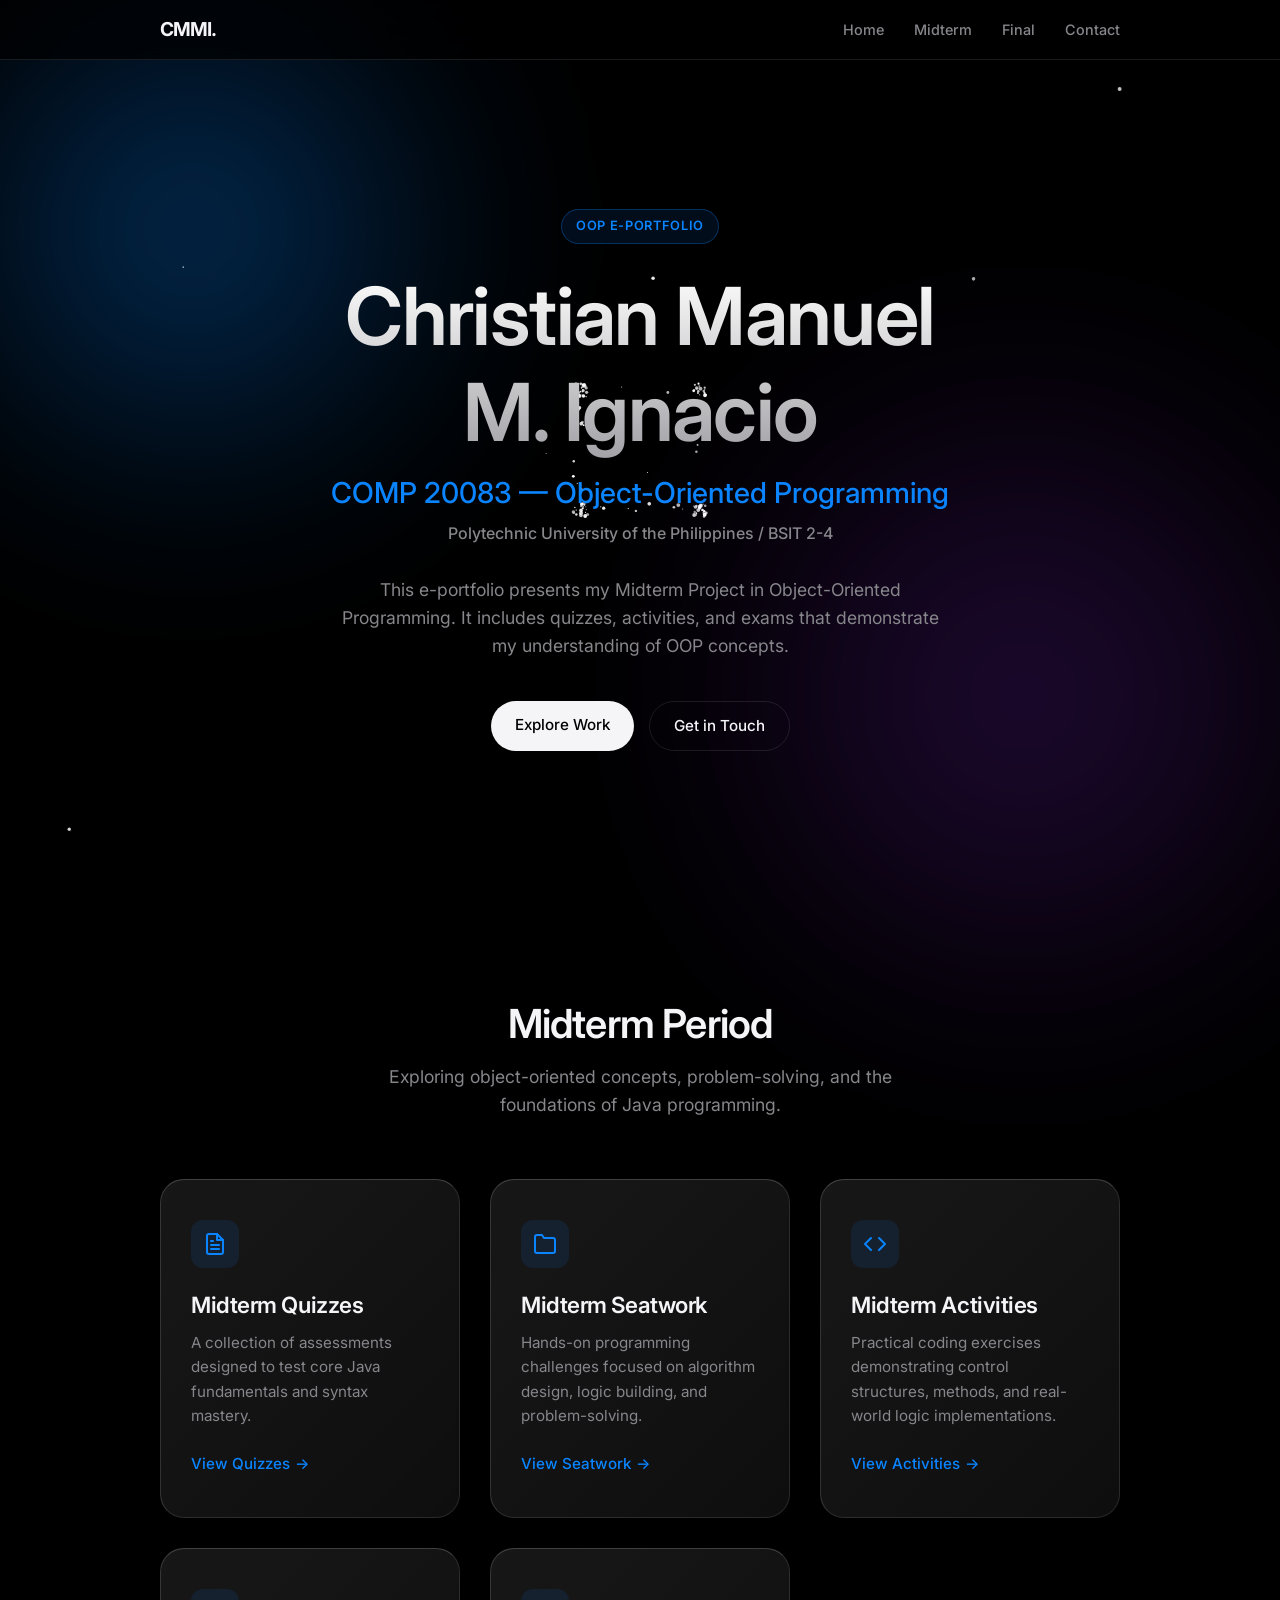
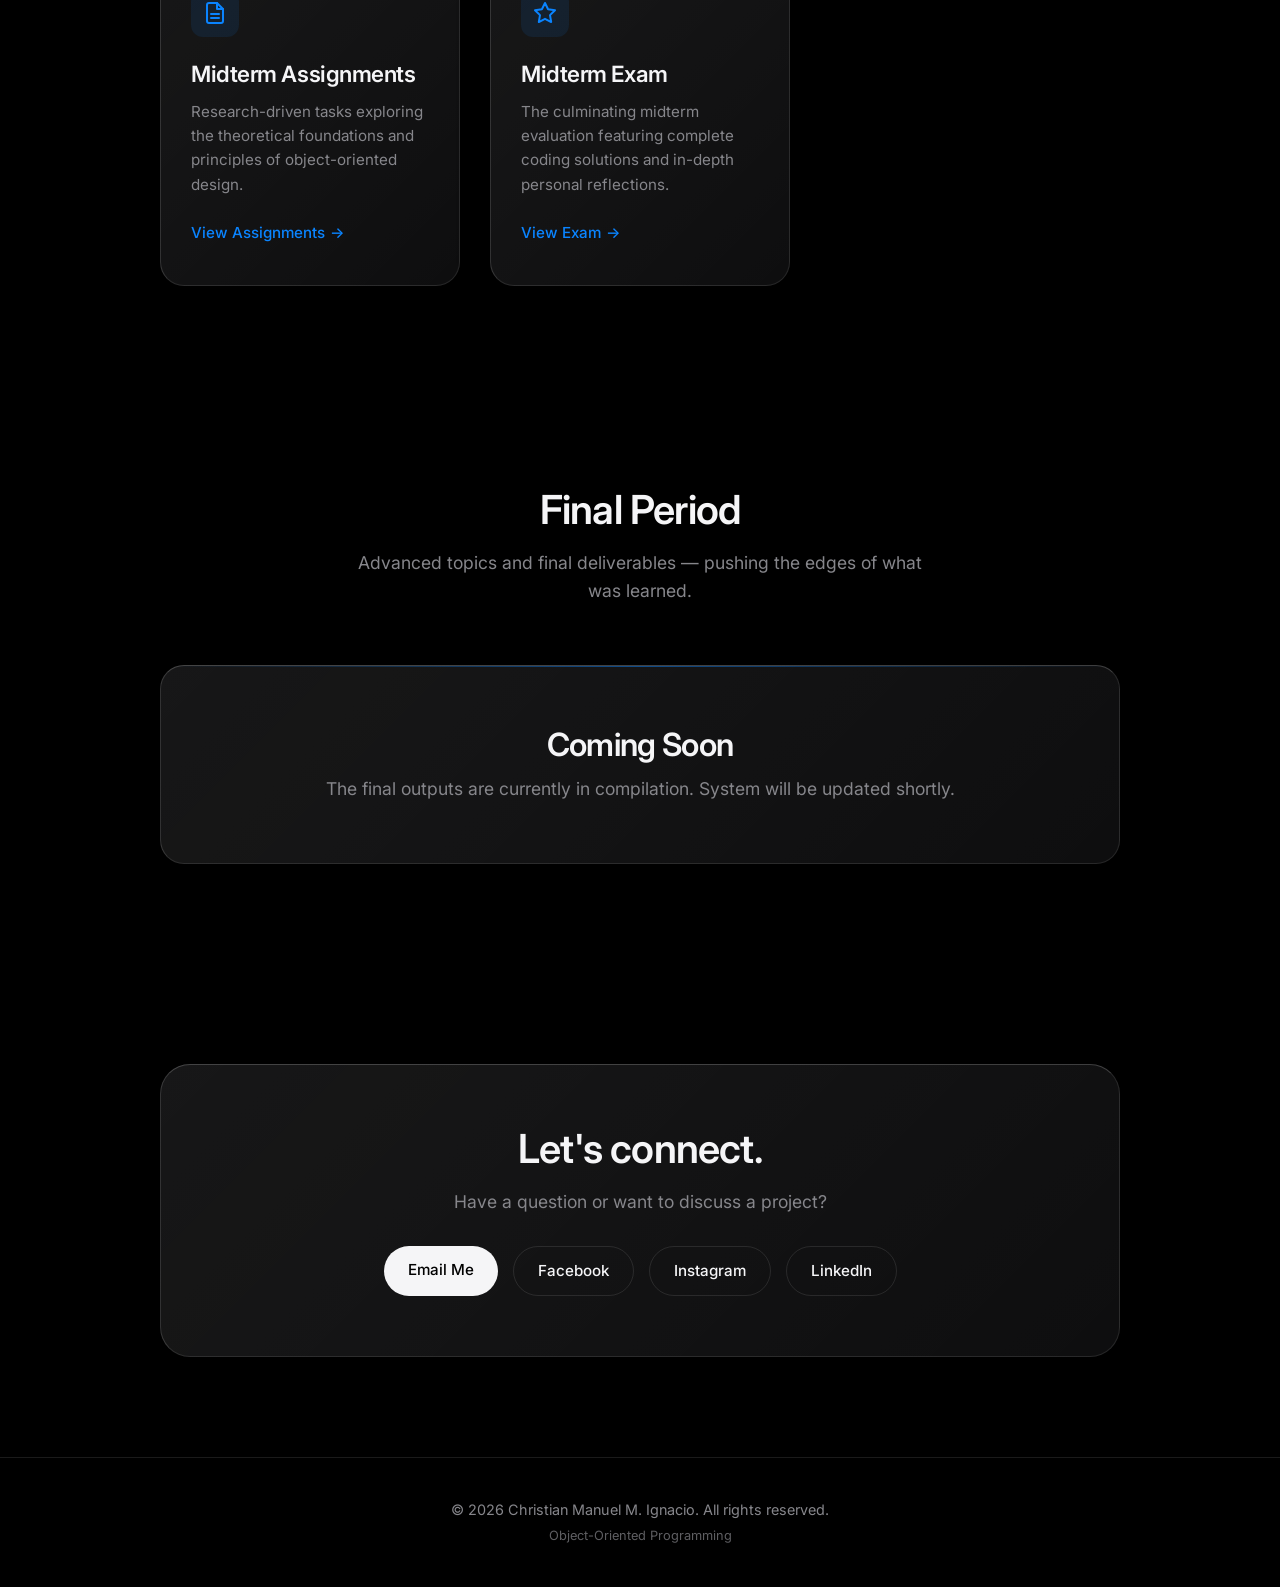
<file: project/index.html>
<!DOCTYPE html>
<html lang="en">

<head>
    <meta charset="UTF-8">
    <meta name="viewport" content="width=device-width, initial-scale=1.0">
    <title>Christian Ignacio — OOP Portfolio</title>
    <meta name="description" content="Object-Oriented Programming Portfolio of Christian Manuel M. Ignacio.">
    <!-- Google Fonts: Inter -->
    <link rel="preconnect" href="https://fonts.googleapis.com">
    <link rel="preconnect" href="https://fonts.gstatic.com" crossorigin>
    <link href="https://fonts.googleapis.com/css2?family=Inter:wght@300;400;500;600;700&display=swap" rel="stylesheet">
    <!-- Stylesheet -->
    <link rel="stylesheet" href="style.css">
</head>

<body>
    <!-- Background Canvas for Stars -->
    <canvas id="bg-canvas"></canvas>

    <!-- Background glow effects -->
    <div class="ambient-glow glow-1"></div>
    <div class="ambient-glow glow-2"></div>

    <!-- Navigation -->
    <nav class="navbar" id="navbar">
        <div class="nav-container">
            <a href="#" class="nav-logo">CMMI.</a>
            <ul class="nav-links">
                <li><a href="#home" class="nav-link">Home</a></li>
                <li><a href="#midterm" class="nav-link">Midterm</a></li>
                <li><a href="#final" class="nav-link">Final</a></li>
                <li><a href="#contact" class="nav-link">Contact</a></li>
            </ul>
            <div class="hamburger">
                <span></span>
                <span></span>
                <span></span>
            </div>
        </div>
    </nav>

    <!-- Home / Hero Section -->
    <section id="home" class="hero">
        <div class="container hero-content reveal">
            <div class="hero-badge">OOP E-Portfolio</div>
            <h1 class="hero-title">Christian Manuel<br>M. Ignacio</h1>
            <p class="hero-subtitle">COMP 20083 — Object-Oriented Programming</p>
            <p class="hero-course">Polytechnic University of the Philippines / BSIT 2-4</p>

            <p class="hero-description">
                This e-portfolio presents my Midterm Project in Object-Oriented Programming.
                It includes quizzes, activities, and exams that demonstrate my understanding of OOP concepts.
            </p>

            <div class="hero-actions">
                <a href="#midterm" class="btn btn-primary">Explore Work</a>
                <a href="#contact" class="btn btn-secondary">Get in Touch</a>
            </div>
        </div>
    </section>

    <!-- Midterm Section -->
    <section id="midterm" class="section">
        <div class="container">
            <div class="section-header reveal">
                <h2 class="section-title">Midterm Period</h2>
                <p class="section-subtitle">Exploring object-oriented concepts, problem-solving, and the foundations of
                    Java programming.</p>
            </div>

            <div class="grid">
                <!-- Quizzes -->
                <div class="card reveal delay-1">
                    <div class="card-icon">
                        <svg viewBox="0 0 24 24" fill="none" stroke="currentColor" stroke-width="2"
                            stroke-linecap="round" stroke-linejoin="round">
                            <path d="M14 2H6a2 2 0 0 0-2 2v16a2 2 0 0 0 2 2h12a2 2 0 0 0 2-2V8z"></path>
                            <polyline points="14 2 14 8 20 8"></polyline>
                            <line x1="16" y1="13" x2="8" y2="13"></line>
                            <line x1="16" y1="17" x2="8" y2="17"></line>
                            <polyline points="10 9 9 9 8 9"></polyline>
                        </svg>
                    </div>
                    <h3>Midterm Quizzes</h3>
                    <p>A collection of assessments designed to test core Java fundamentals and syntax mastery.</p>
                    <a href="pages/quizzes.html" class="card-link">View Quizzes <span class="arrow">→</span></a>
                </div>

                <!-- Seatwork -->
                <div class="card reveal delay-2">
                    <div class="card-icon">
                        <svg viewBox="0 0 24 24" fill="none" stroke="currentColor" stroke-width="2"
                            stroke-linecap="round" stroke-linejoin="round">
                            <path d="M22 19a2 2 0 0 1-2 2H4a2 2 0 0 1-2-2V5a2 2 0 0 1 2-2h5l2 3h9a2 2 0 0 1 2 2z">
                            </path>
                        </svg>
                    </div>
                    <h3>Midterm Seatwork</h3>
                    <p>Hands-on programming challenges focused on algorithm design, logic building, and problem-solving.
                    </p>
                    <a href="pages/seatwork.html" class="card-link">View Seatwork <span class="arrow">→</span></a>
                </div>

                <!-- Activities -->
                <div class="card reveal delay-3">
                    <div class="card-icon">
                        <svg viewBox="0 0 24 24" fill="none" stroke="currentColor" stroke-width="2"
                            stroke-linecap="round" stroke-linejoin="round">
                            <polyline points="16 18 22 12 16 6"></polyline>
                            <polyline points="8 6 2 12 8 18"></polyline>
                        </svg>
                    </div>
                    <h3>Midterm Activities</h3>
                    <p>Practical coding exercises demonstrating control structures, methods, and real-world logic
                        implementations.</p>
                    <a href="pages/activities.html" class="card-link">View Activities <span class="arrow">→</span></a>
                </div>

                <!-- Assignments -->
                <div class="card reveal delay-4">
                    <div class="card-icon">
                        <svg viewBox="0 0 24 24" fill="none" stroke="currentColor" stroke-width="2"
                            stroke-linecap="round" stroke-linejoin="round">
                            <path d="M14 2H6a2 2 0 0 0-2 2v16a2 2 0 0 0 2 2h12a2 2 0 0 0 2-2V8z"></path>
                            <polyline points="14 2 14 8 20 8"></polyline>
                            <line x1="16" y1="13" x2="8" y2="13"></line>
                            <line x1="16" y1="17" x2="8" y2="17"></line>
                        </svg>
                    </div>
                    <h3>Midterm Assignments</h3>
                    <p>Research-driven tasks exploring the theoretical foundations and principles of object-oriented
                        design.</p>
                    <a href="pages/assignments.html" class="card-link">View Assignments <span class="arrow">→</span></a>
                </div>

                <!-- Exam -->
                <div class="card reveal delay-4">
                    <div class="card-icon">
                        <svg viewBox="0 0 24 24" fill="none" stroke="currentColor" stroke-width="2"
                            stroke-linecap="round" stroke-linejoin="round">
                            <polygon
                                points="12 2 15.09 8.26 22 9.27 17 14.14 18.18 21.02 12 17.77 5.82 21.02 7 14.14 2 9.27 8.91 8.26 12 2">
                            </polygon>
                        </svg>
                    </div>
                    <h3>Midterm Exam</h3>
                    <p>The culminating midterm evaluation featuring complete coding solutions and in-depth personal
                        reflections.</p>
                    <a href="pages/exam.html" class="card-link">View Exam <span class="arrow">→</span></a>
                </div>
            </div>
        </div>
    </section>

    <!-- Final Section -->
    <section id="final" class="section">
        <div class="container">
            <div class="section-header reveal">
                <h2 class="section-title">Final Period</h2>
                <p class="section-subtitle">Advanced topics and final deliverables — pushing the edges of what was
                    learned.</p>
            </div>

            <div class="final-banner reveal delay-1">
                <div class="final-content">
                    <h3>Coming Soon</h3>
                    <p>The final outputs are currently in compilation. System will be updated shortly.</p>
                </div>
            </div>
        </div>
    </section>

    <!-- Contact Section -->
    <section id="contact" class="section">
        <div class="container reveal">
            <div class="contact-card">
                <h2 class="section-title">Let's connect.</h2>
                <p>Have a question or want to discuss a project?</p>
                <div class="contact-links" style="display: flex; gap: 15px; justify-content: center; flex-wrap: wrap;">
                    <a href="mailto:chrisignacio013@gmail.com" class="btn btn-primary">Email Me</a>
                    <a href="https://www.facebook.com/christian.ignacio013" target="_blank" rel="noopener noreferrer"
                        class="btn btn-secondary">Facebook</a>
                    <a href="https://www.instagram.com/chrx.nthmm_/" target="_blank" rel="noopener noreferrer"
                        class="btn btn-secondary">Instagram</a>
                    <a href="https://www.linkedin.com/in/christian-ignacio-032088321" target="_blank"
                        rel="noopener noreferrer" class="btn btn-secondary">LinkedIn</a>
                </div>
            </div>
        </div>
    </section>

    <footer>
        <div class="container">
            <p>&copy; 2026 Christian Manuel M. Ignacio. All rights reserved.</p>
            <p class="footer-course">Object-Oriented Programming</p>
        </div>
    </footer>

    <script src="script.js"></script>
</body>

</html>
</file>
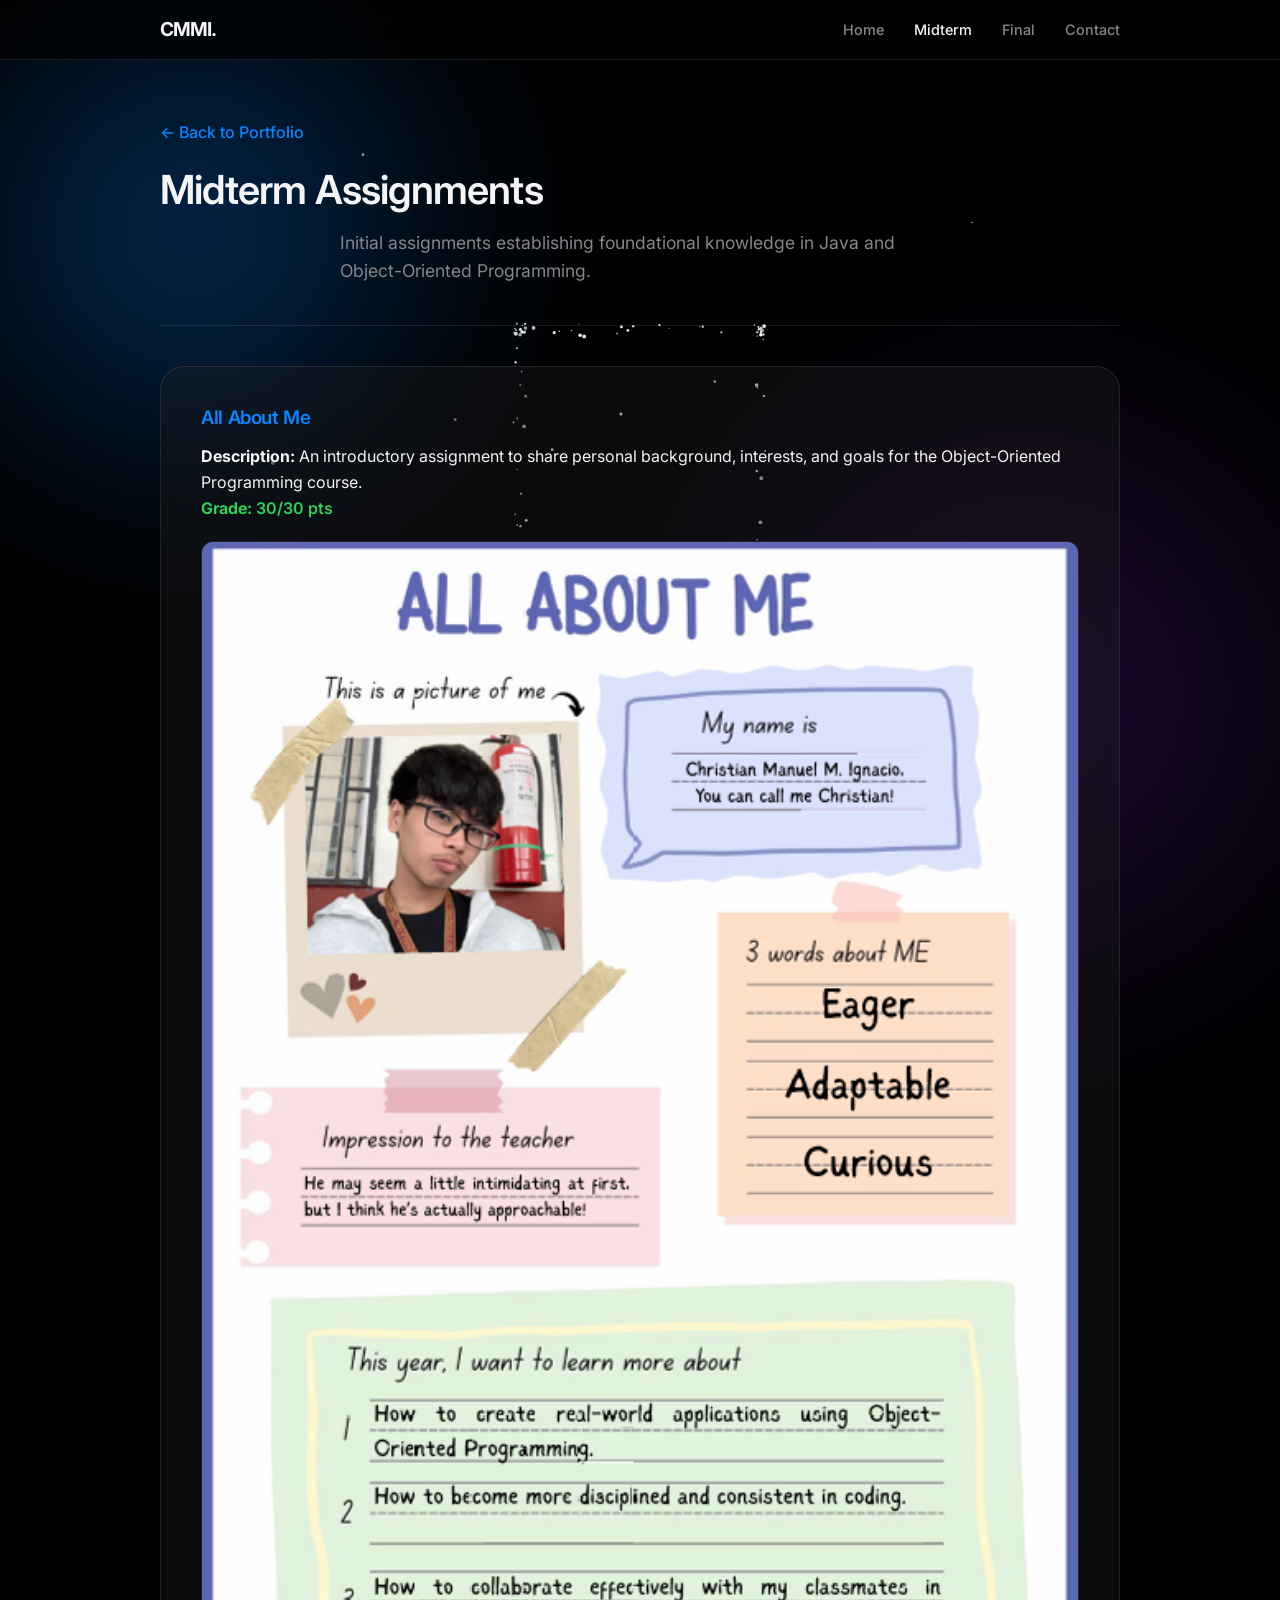
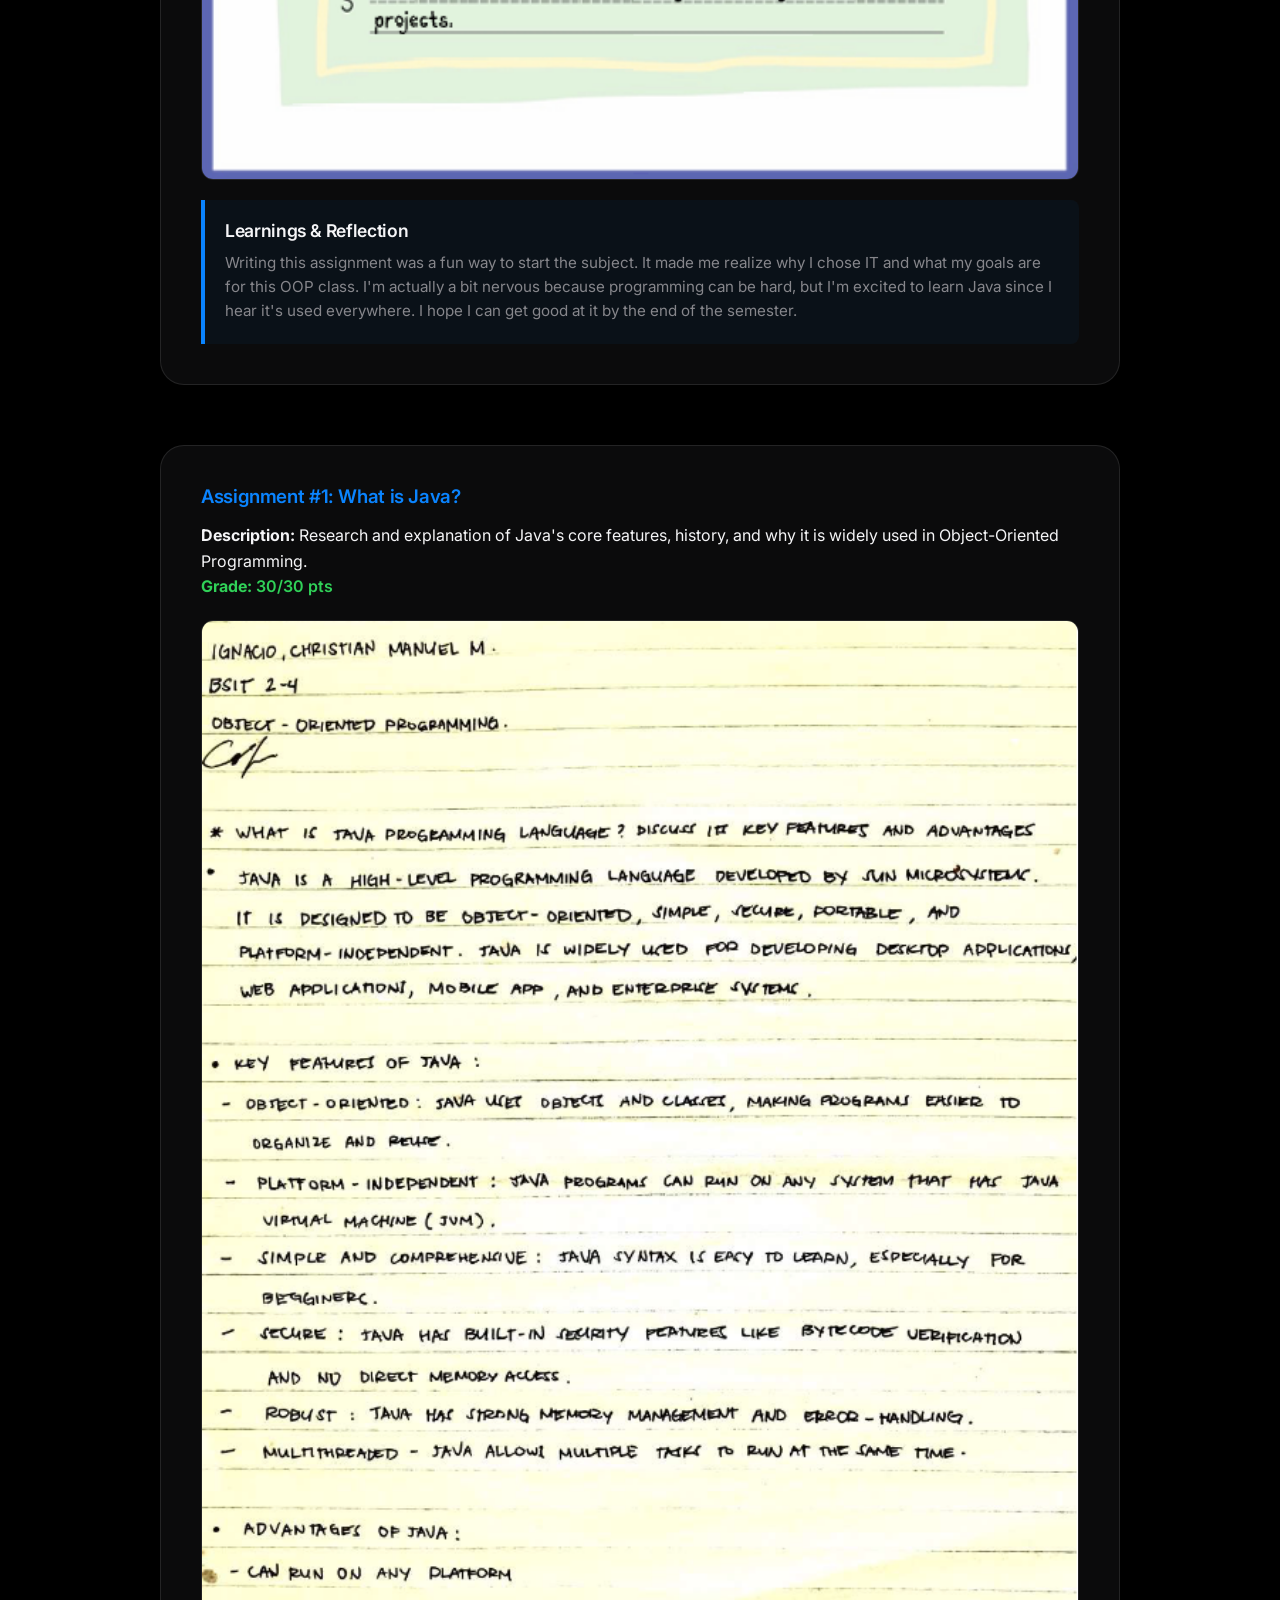
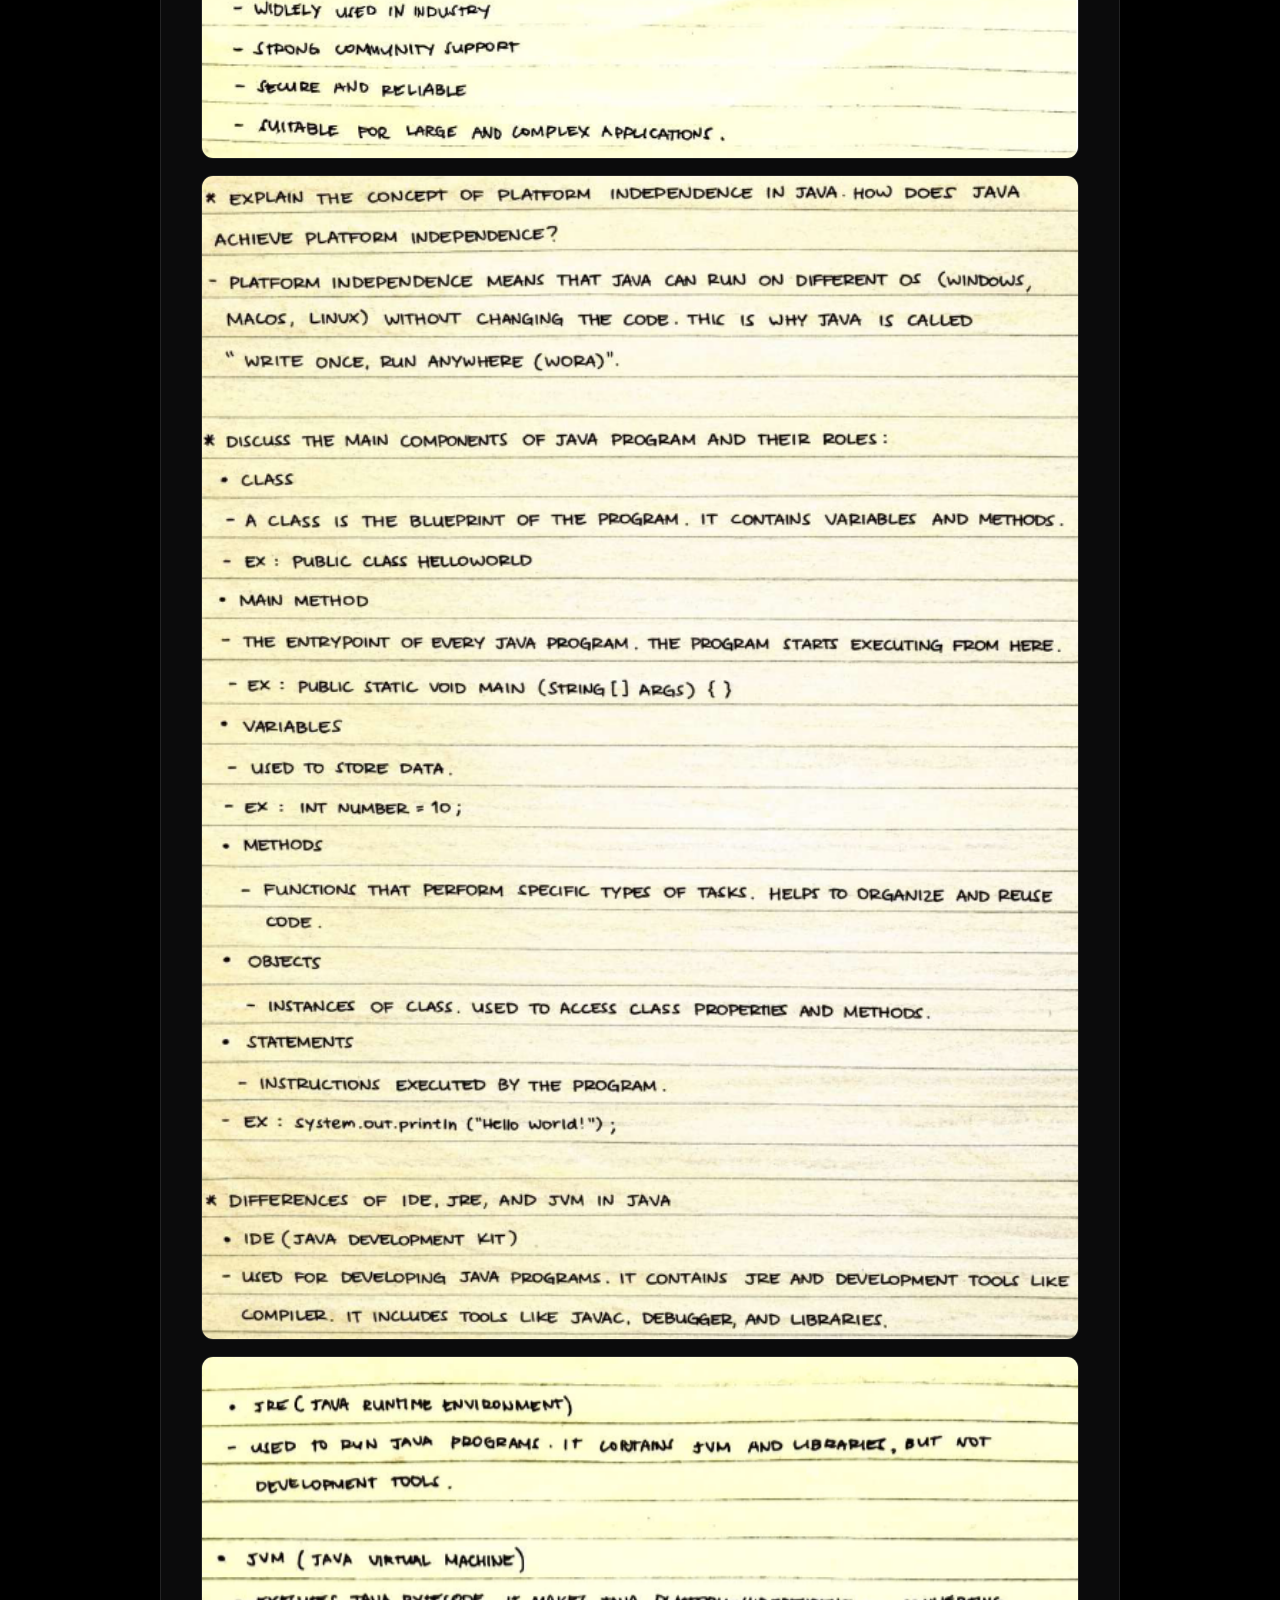
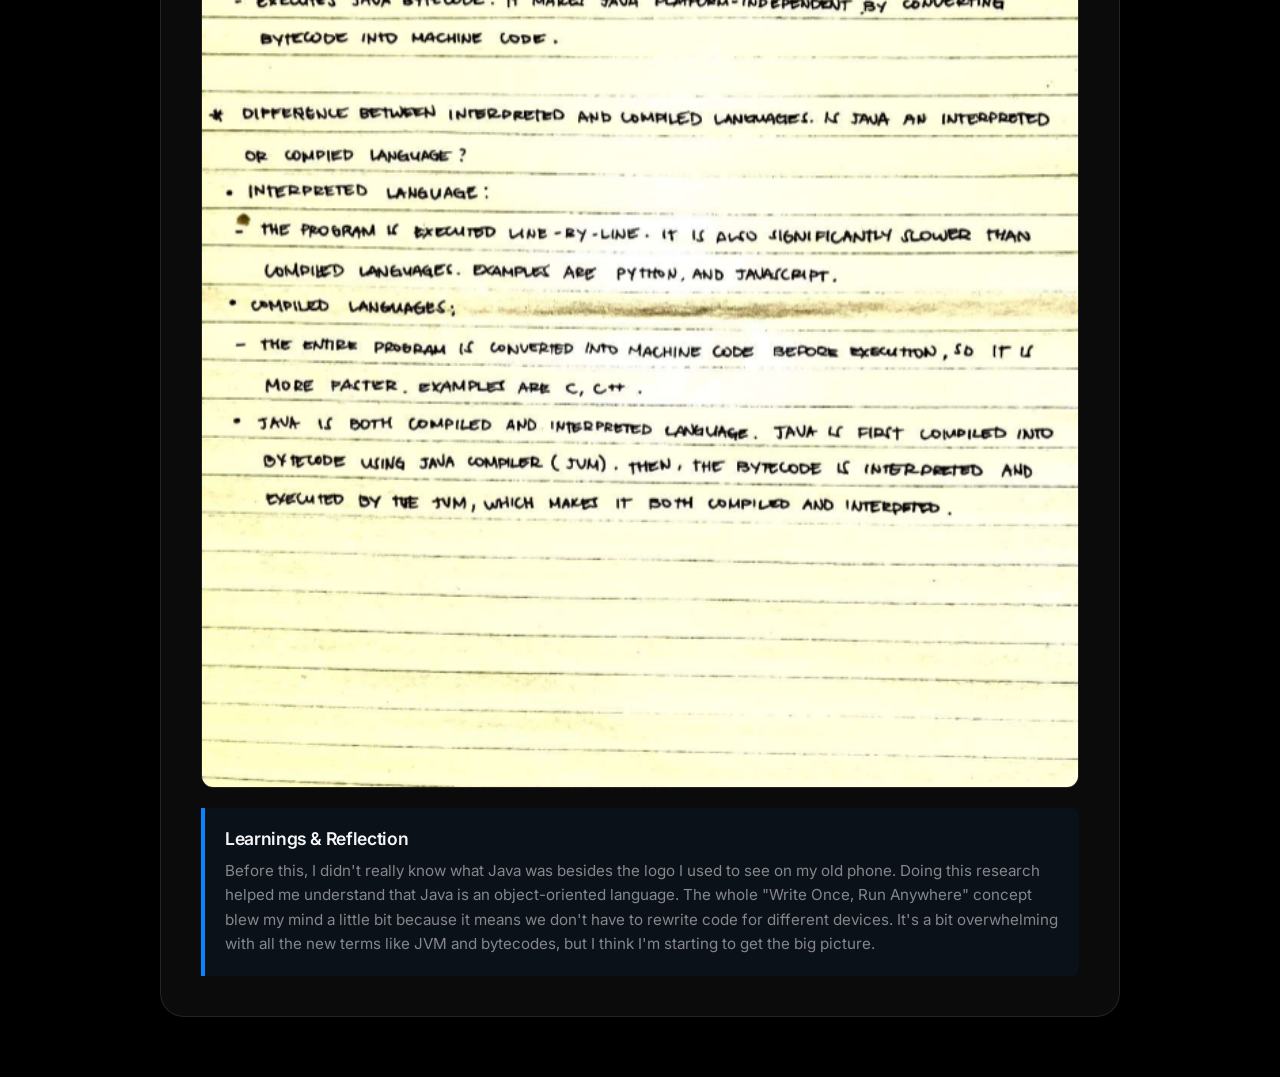
<file: project/pages/assignments.html>
<!DOCTYPE html>
<html lang="en">

<head>
    <meta charset="UTF-8">
    <meta name="viewport" content="width=device-width, initial-scale=1.0">
    <title>Midterm Assignments — OOP Portfolio</title>
    <link href="https://fonts.googleapis.com/css2?family=Inter:wght@300;400;500;600;700&display=swap" rel="stylesheet">
    <link rel="stylesheet" href="../style.css">
    <style>
        /* Additional styling for inner pages */
        .page-header {
            padding-top: 120px;
            padding-bottom: 40px;
            border-bottom: 1px solid var(--border-color);
            margin-bottom: 40px;
        }

        .back-link {
            color: var(--accent-blue);
            text-decoration: none;
            display: inline-flex;
            align-items: center;
            gap: 5px;
            margin-bottom: 20px;
            font-weight: 500;
        }

        .back-link:hover {
            color: var(--accent-blue-hover);
        }

        .assignment-section {
            margin-bottom: 60px;
            background-color: var(--surface-color-glass);
            padding: 40px;
            border-radius: 24px;
            border: 1px solid var(--border-color);
        }

        .assignment-section h3 {
            margin-bottom: 15px;
            color: var(--accent-blue);
        }

        .document-box {
            background-color: #0d0d0d;
            padding: 30px;
            border-radius: 12px;
            color: #e6e6e6;
            margin: 20px 0;
            border: 1px solid var(--border-color);
            line-height: 1.8;
        }

        .media-gallery {
            display: flex;
            flex-direction: column;
            gap: 16px;
            margin: 20px 0;
        }

        .media-gallery img {
            width: 100%;
            border-radius: 12px;
            border: 1px solid var(--border-color);
            display: block;
            transition: transform 0.3s ease, box-shadow 0.3s ease;
        }

        .media-gallery img:hover {
            transform: scale(1.01);
            box-shadow: 0 8px 30px rgba(0, 0, 0, 0.5);
        }
    </style>
</head>

<body>
    <!-- Background Canvas for Stars -->
    <canvas id="bg-canvas"></canvas>

    <!-- Background glow effects -->
    <div class="ambient-glow glow-1"></div>
    <div class="ambient-glow glow-2"></div>

    <nav class="navbar" id="navbar">
        <div class="nav-container">
            <a href="../index.html" class="nav-logo">CMMI.</a>
            <ul class="nav-links">
                <li><a href="../index.html#home" class="nav-link">Home</a></li>
                <li><a href="../index.html#midterm" class="nav-link active">Midterm</a></li>
                <li><a href="../index.html#final" class="nav-link">Final</a></li>
                <li><a href="../index.html#contact" class="nav-link">Contact</a></li>
            </ul>
            <div class="hamburger">
                <span></span>
                <span></span>
                <span></span>
            </div>
        </div>
    </nav>

    <div class="container">
        <div class="page-header reveal">
            <a href="../index.html#midterm" class="back-link">← Back to Portfolio</a>
            <h1 class="section-title">Midterm Assignments</h1>
            <p class="section-subtitle">Initial assignments establishing foundational knowledge in Java and
                Object-Oriented Programming.</p>
        </div>

        <!-- All About Me -->
        <div class="assignment-section reveal delay-1">
            <h3>All About Me</h3>
            <p><strong>Description:</strong> An introductory assignment to share personal background, interests, and
                goals for the Object-Oriented Programming course.</p>
            <p class="grade-line"><strong>Grade:</strong> 30/30 pts</p>

            <div class="media-gallery">
                <img src="../media/all-about-me.png" alt="All About Me Assignment" loading="lazy">
            </div>

            <div class="reflection-box"
                style="margin-top: 20px; padding: 20px; background: rgba(10, 132, 255, 0.05); border-left: 4px solid var(--accent-blue); border-radius: 0 8px 8px 0;">
                <h4 style="color: var(--text-primary); margin-bottom: 10px; font-size: 1.1rem;">Learnings &amp;
                    Reflection</h4>
                <p style="color: var(--text-secondary); font-size: 0.95rem;">Writing this assignment was a fun way to
                    start the subject. It made me realize why I chose IT and what my goals are for this OOP class. I'm
                    actually a bit nervous because programming can be hard, but I'm excited to learn Java since I hear
                    it's used everywhere. I hope I can get good at it by the end of the semester.</p>
            </div>
        </div>

        <!-- Assignment #1: What is Java? -->
        <div class="assignment-section reveal delay-2">
            <h3>Assignment #1: What is Java?</h3>
            <p><strong>Description:</strong> Research and explanation of Java's core features, history, and why it is
                widely used in Object-Oriented Programming.</p>
            <p class="grade-line"><strong>Grade:</strong> 30/30 pts</p>

            <div class="media-gallery">
                <img src="../media/assignment1-page1.png" alt="Assignment 1 — Page 1" loading="lazy">
                <img src="../media/assignment1-page2.png" alt="Assignment 1 — Page 2" loading="lazy">
                <img src="../media/assignment1-page3.png" alt="Assignment 1 — Page 3" loading="lazy">
            </div>

            <div class="reflection-box"
                style="margin-top: 20px; padding: 20px; background: rgba(10, 132, 255, 0.05); border-left: 4px solid var(--accent-blue); border-radius: 0 8px 8px 0;">
                <h4 style="color: var(--text-primary); margin-bottom: 10px; font-size: 1.1rem;">Learnings &amp;
                    Reflection</h4>
                <p style="color: var(--text-secondary); font-size: 0.95rem;">Before this, I didn't really know what Java
                    was besides the logo I used to see on my old phone. Doing this research helped me understand that
                    Java is an object-oriented language. The whole "Write Once, Run Anywhere" concept blew my mind a
                    little bit because it means we don't have to rewrite code for different devices. It's a bit
                    overwhelming with all the new terms like JVM and bytecodes, but I think I'm starting to get the big
                    picture.</p>
            </div>
        </div>
    </div>

    <script src="../script.js"></script>
</body>

</html>
</file>
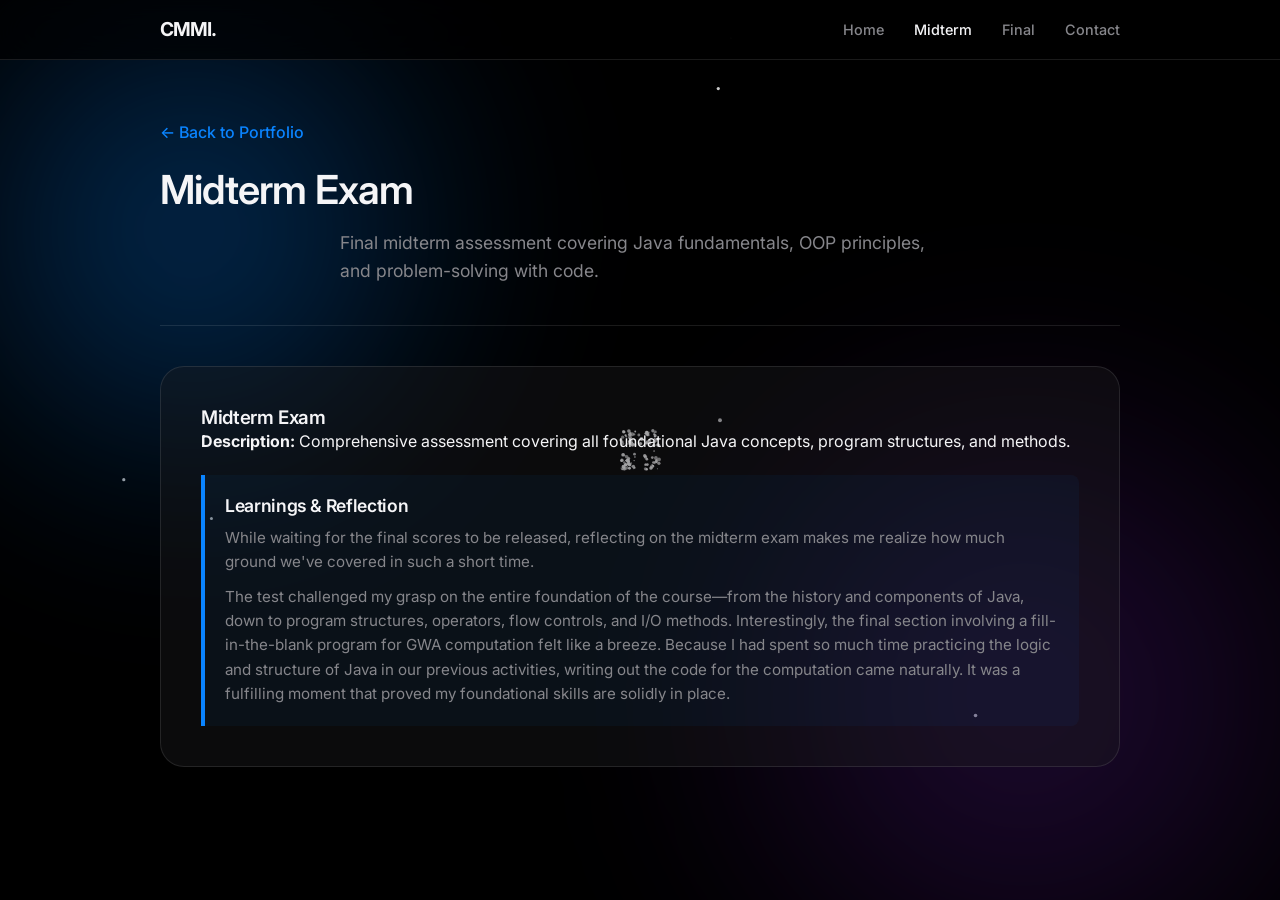
<file: project/pages/exam.html>
<!DOCTYPE html>
<html lang="en">

<head>
    <meta charset="UTF-8">
    <meta name="viewport" content="width=device-width, initial-scale=1.0">
    <title>Midterm Exam — OOP Portfolio</title>
    <meta name="description" content="Midterm Exam for Object-Oriented Programming — Christian Manuel M. Ignacio">
    <link href="https://fonts.googleapis.com/css2?family=Inter:wght@300;400;500;600;700&display=swap" rel="stylesheet">
    <link rel="stylesheet" href="../style.css">
    <style>
        .page-header {
            padding-top: 120px;
            padding-bottom: 40px;
            border-bottom: 1px solid var(--border-color);
            margin-bottom: 40px;
        }

        .back-link {
            color: var(--accent-blue);
            text-decoration: none;
            display: inline-flex;
            align-items: center;
            gap: 5px;
            margin-bottom: 20px;
            font-weight: 500;
        }

        .back-link:hover {
            color: var(--accent-blue-hover);
        }

        .exam-section {
            margin-bottom: 60px;
            background-color: var(--surface-color-glass);
            padding: 40px;
            border-radius: 24px;
            border: 1px solid var(--border-color);
        }

        .exam-section h3 {
            margin-bottom: 15px;
            color: var(--accent-blue);
        }

        .code-block {
            background-color: #0d0d0d;
            padding: 20px;
            border-radius: 12px;
            overflow-x: auto;
            font-family: monospace;
            color: #e6e6e6;
            margin: 20px 0;
            border: 1px solid var(--border-color);
        }

        .exam-badge {
            display: inline-block;
            background: linear-gradient(135deg, rgba(255, 159, 10, 0.15), rgba(255, 59, 48, 0.10));
            border: 1px solid rgba(255, 159, 10, 0.3);
            color: #ff9f0a;
            font-size: 0.75rem;
            font-weight: 600;
            letter-spacing: 0.08em;
            text-transform: uppercase;
            padding: 4px 12px;
            border-radius: 20px;
            margin-bottom: 16px;
        }

        .score-card {
            display: flex;
            align-items: center;
            gap: 16px;
            margin-bottom: 24px;
            padding: 16px 20px;
            background: rgba(48, 209, 88, 0.07);
            border: 1px solid rgba(48, 209, 88, 0.3);
            border-radius: 12px;
        }

        .score-label {
            font-size: 0.85rem;
            color: var(--text-secondary);
            font-weight: 500;
        }

        .score-value {
            font-size: 1.5rem;
            font-weight: 700;
            color: #30d158;
        }

        .content-section {
            margin-bottom: 60px;
            background-color: var(--surface-color-glass);
            padding: 60px 40px;
            border-radius: 24px;
            border: 1px solid var(--border-color);
            text-align: center;
        }

        .content-section h3 {
            margin-bottom: 15px;
            color: var(--text-primary);
            font-size: 1.8rem;
        }

        .content-section p {
            color: var(--text-secondary);
            font-size: 1.1rem;
            max-width: 500px;
            margin: 0 auto;
        }

        .icon-placeholder {
            width: 80px;
            height: 80px;
            background-color: rgba(255, 159, 10, 0.1);
            color: #ff9f0a;
            border-radius: 50%;
            display: flex;
            align-items: center;
            justify-content: center;
            margin: 0 auto 20px;
        }

        .icon-placeholder svg {
            width: 40px;
            height: 40px;
        }
    </style>
</head>

<body>
    <!-- Background Canvas for Stars -->
    <canvas id="bg-canvas"></canvas>

    <!-- Background glow effects -->
    <div class="ambient-glow glow-1"></div>
    <div class="ambient-glow glow-2"></div>

    <nav class="navbar" id="navbar">
        <div class="nav-container">
            <a href="../index.html" class="nav-logo">CMMI.</a>
            <ul class="nav-links">
                <li><a href="../index.html#home" class="nav-link">Home</a></li>
                <li><a href="../index.html#midterm" class="nav-link active">Midterm</a></li>
                <li><a href="../index.html#final" class="nav-link">Final</a></li>
                <li><a href="../index.html#contact" class="nav-link">Contact</a></li>
            </ul>
            <div class="hamburger">
                <span></span>
                <span></span>
                <span></span>
            </div>
        </div>
    </nav>

    <div class="container">
        <div class="page-header reveal">
            <a href="../index.html#midterm" class="back-link">← Back to Portfolio</a>
            <h1 class="section-title">Midterm Exam</h1>
            <p class="section-subtitle">Final midterm assessment covering Java fundamentals, OOP principles, and
                problem-solving with code.</p>
        </div>

        <!-- Exam Reflection -->
        <div class="assignment-section reveal delay-1" style="background-color: var(--surface-color-glass); padding: 40px; border-radius: 24px; border: 1px solid var(--border-color);">
            <h3>Midterm Exam</h3>
            <p><strong>Description:</strong> Comprehensive assessment covering all foundational Java concepts, program structures, and methods.</p>
            <div class="reflection-box" style="margin-top: 20px; padding: 20px; background: rgba(10, 132, 255, 0.05); border-left: 4px solid var(--accent-blue); border-radius: 0 8px 8px 0;">
                <h4 style="color: var(--text-primary); margin-bottom: 10px; font-size: 1.1rem;">Learnings & Reflection</h4>
                <p style="color: var(--text-secondary); font-size: 0.95rem; margin-bottom: 10px;">While waiting for the final scores to be released, reflecting on the midterm exam makes me realize how much ground we've covered in such a short time.</p>
                <p style="color: var(--text-secondary); font-size: 0.95rem;">The test challenged my grasp on the entire foundation of the course—from the history and components of Java, down to program structures, operators, flow controls, and I/O methods. Interestingly, the final section involving a fill-in-the-blank program for GWA computation felt like a breeze. Because I had spent so much time practicing the logic and structure of Java in our previous activities, writing out the code for the computation came naturally. It was a fulfilling moment that proved my foundational skills are solidly in place.</p>
            </div>
        </div>


    </div>

    <script src="../script.js"></script>
</body>

</html>
</file>
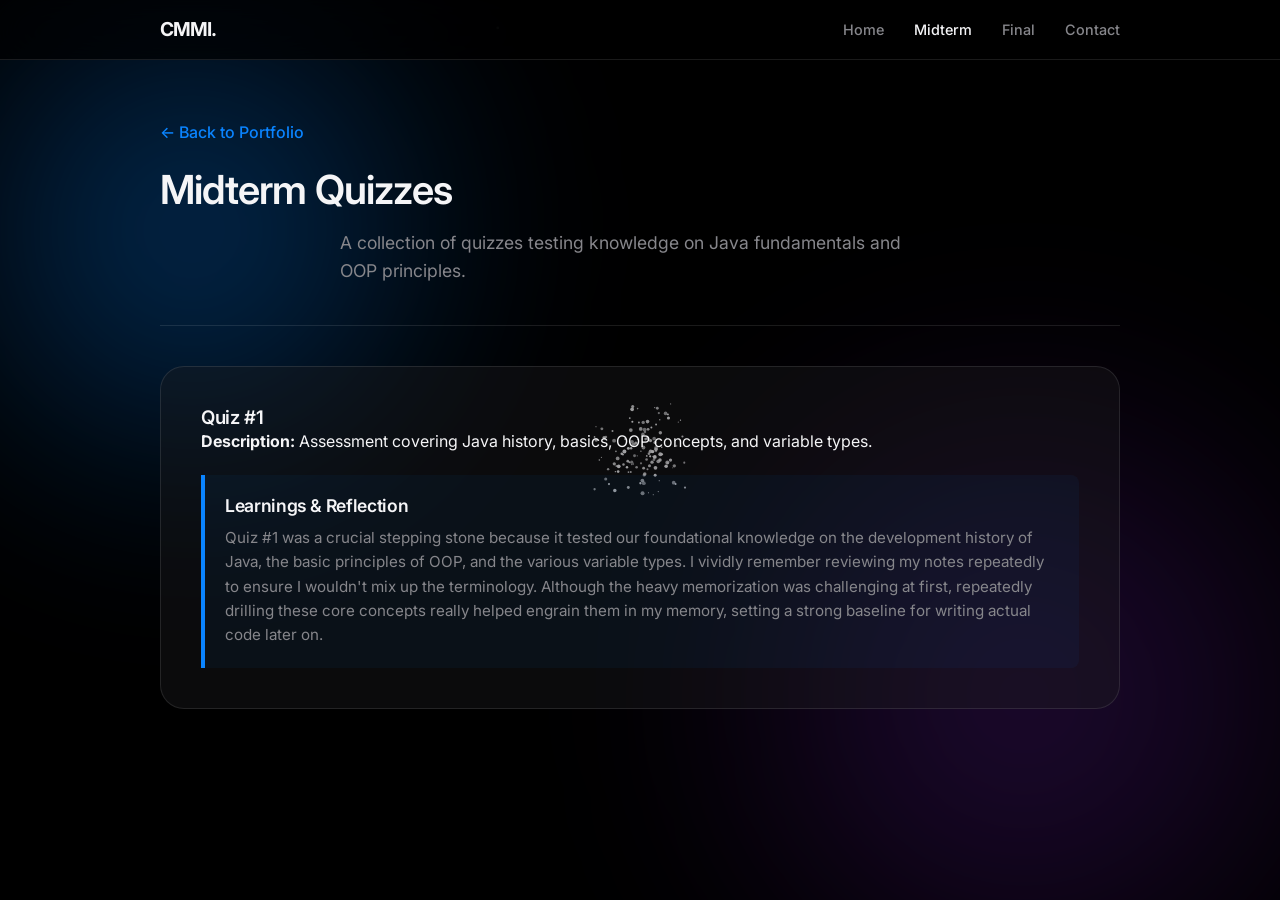
<file: project/pages/quizzes.html>
<!DOCTYPE html>
<html lang="en">
<head>
    <meta charset="UTF-8">
    <meta name="viewport" content="width=device-width, initial-scale=1.0">
    <title>Midterm Quizzes — OOP Portfolio</title>
    <link href="https://fonts.googleapis.com/css2?family=Inter:wght@300;400;500;600;700&display=swap" rel="stylesheet">
    <link rel="stylesheet" href="../style.css">
    <style>
        /* Additional styling for inner pages */
        .page-header {
            padding-top: 120px;
            padding-bottom: 40px;
            border-bottom: 1px solid var(--border-color);
            margin-bottom: 40px;
        }
        .back-link {
            color: var(--accent-blue);
            text-decoration: none;
            display: inline-flex;
            align-items: center;
            gap: 5px;
            margin-bottom: 20px;
            font-weight: 500;
        }
        .back-link:hover {
            color: var(--accent-blue-hover);
        }
        .content-section {
            margin-bottom: 60px;
            background-color: var(--surface-color-glass);
            padding: 60px 40px;
            border-radius: 24px;
            border: 1px solid var(--border-color);
            text-align: center;
        }
        .content-section h3 {
            margin-bottom: 15px;
            color: var(--text-primary);
            font-size: 1.8rem;
        }
        .content-section p {
            color: var(--text-secondary);
            font-size: 1.1rem;
            max-width: 500px;
            margin: 0 auto;
        }
        .icon-placeholder {
            width: 80px;
            height: 80px;
            background-color: rgba(10, 132, 255, 0.1);
            color: var(--accent-blue);
            border-radius: 50%;
            display: flex;
            align-items: center;
            justify-content: center;
            margin: 0 auto 20px;
        }
        .icon-placeholder svg {
            width: 40px;
            height: 40px;
        }
    </style>
</head>
<body>
    <!-- Background Canvas for Stars -->
    <canvas id="bg-canvas"></canvas>

    <!-- Background glow effects -->
    <div class="ambient-glow glow-1"></div>
    <div class="ambient-glow glow-2"></div>

    <nav class="navbar" id="navbar">
        <div class="nav-container">
            <a href="../index.html" class="nav-logo">CMMI.</a>
            <ul class="nav-links">
                <li><a href="../index.html#home" class="nav-link">Home</a></li>
                <li><a href="../index.html#midterm" class="nav-link active">Midterm</a></li>
                <li><a href="../index.html#final" class="nav-link">Final</a></li>
                <li><a href="../index.html#contact" class="nav-link">Contact</a></li>
            </ul>
            <div class="hamburger">
                <span></span>
                <span></span>
                <span></span>
            </div>
        </div>
    </nav>

    <div class="container">
        <div class="page-header reveal">
            <a href="../index.html#midterm" class="back-link">← Back to Portfolio</a>
            <h1 class="section-title">Midterm Quizzes</h1>
            <p class="section-subtitle">A collection of quizzes testing knowledge on Java fundamentals and OOP principles.</p>
        </div>

        <div class="assignment-section reveal delay-1" style="background-color: var(--surface-color-glass); padding: 40px; border-radius: 24px; border: 1px solid var(--border-color);">
            <h3>Quiz #1</h3>
            <p><strong>Description:</strong> Assessment covering Java history, basics, OOP concepts, and variable types.</p>
            
            <div class="reflection-box" style="margin-top: 20px; padding: 20px; background: rgba(10, 132, 255, 0.05); border-left: 4px solid var(--accent-blue); border-radius: 0 8px 8px 0;">
                <h4 style="color: var(--text-primary); margin-bottom: 10px; font-size: 1.1rem;">Learnings & Reflection</h4>
                <p style="color: var(--text-secondary); font-size: 0.95rem;">Quiz #1 was a crucial stepping stone because it tested our foundational knowledge on the development history of Java, the basic principles of OOP, and the various variable types. I vividly remember reviewing my notes repeatedly to ensure I wouldn't mix up the terminology. Although the heavy memorization was challenging at first, repeatedly drilling these core concepts really helped engrain them in my memory, setting a strong baseline for writing actual code later on.</p>
            </div>
        </div>
    </div>

    <script src="../script.js"></script>
</body>
</html>
</file>
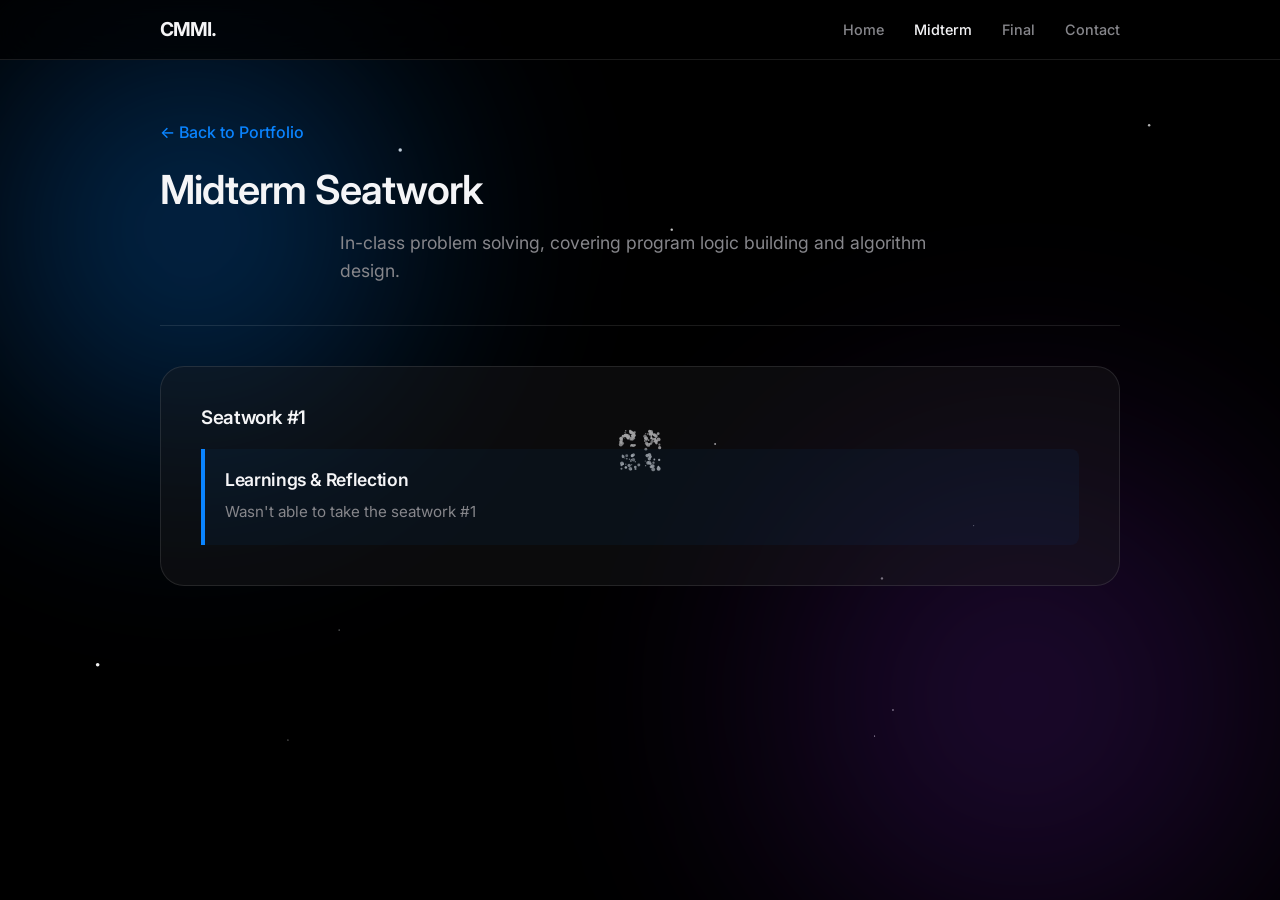
<file: project/pages/seatwork.html>
<!DOCTYPE html>
<html lang="en">
<head>
    <meta charset="UTF-8">
    <meta name="viewport" content="width=device-width, initial-scale=1.0">
    <title>Midterm Seatwork — OOP Portfolio</title>
    <link href="https://fonts.googleapis.com/css2?family=Inter:wght@300;400;500;600;700&display=swap" rel="stylesheet">
    <link rel="stylesheet" href="../style.css">
    <style>
        /* Additional styling for inner pages */
        .page-header {
            padding-top: 120px;
            padding-bottom: 40px;
            border-bottom: 1px solid var(--border-color);
            margin-bottom: 40px;
        }
        .back-link {
            color: var(--accent-blue);
            text-decoration: none;
            display: inline-flex;
            align-items: center;
            gap: 5px;
            margin-bottom: 20px;
            font-weight: 500;
        }
        .back-link:hover {
            color: var(--accent-blue-hover);
        }
        .content-section {
            margin-bottom: 60px;
            background-color: var(--surface-color-glass);
            padding: 60px 40px;
            border-radius: 24px;
            border: 1px solid var(--border-color);
            text-align: center;
        }
        .content-section h3 {
            margin-bottom: 15px;
            color: var(--text-primary);
            font-size: 1.8rem;
        }
        .content-section p {
            color: var(--text-secondary);
            font-size: 1.1rem;
            max-width: 500px;
            margin: 0 auto;
        }
        .icon-placeholder {
            width: 80px;
            height: 80px;
            background-color: rgba(10, 132, 255, 0.1);
            color: var(--accent-blue);
            border-radius: 50%;
            display: flex;
            align-items: center;
            justify-content: center;
            margin: 0 auto 20px;
        }
        .icon-placeholder svg {
            width: 40px;
            height: 40px;
        }
    </style>
</head>
<body>
    <!-- Background Canvas for Stars -->
    <canvas id="bg-canvas"></canvas>

    <!-- Background glow effects -->
    <div class="ambient-glow glow-1"></div>
    <div class="ambient-glow glow-2"></div>

    <nav class="navbar" id="navbar">
        <div class="nav-container">
            <a href="../index.html" class="nav-logo">CMMI.</a>
            <ul class="nav-links">
                <li><a href="../index.html#home" class="nav-link">Home</a></li>
                <li><a href="../index.html#midterm" class="nav-link active">Midterm</a></li>
                <li><a href="../index.html#final" class="nav-link">Final</a></li>
                <li><a href="../index.html#contact" class="nav-link">Contact</a></li>
            </ul>
            <div class="hamburger">
                <span></span>
                <span></span>
                <span></span>
            </div>
        </div>
    </nav>

    <div class="container">
        <div class="page-header reveal">
            <a href="../index.html#midterm" class="back-link">← Back to Portfolio</a>
            <h1 class="section-title">Midterm Seatwork</h1>
            <p class="section-subtitle">In-class problem solving, covering program logic building and algorithm design.</p>
        </div>

        <div class="assignment-section reveal delay-1" style="background-color: var(--surface-color-glass); padding: 40px; border-radius: 24px; border: 1px solid var(--border-color);">
            <h3>Seatwork #1</h3>
            <div class="reflection-box" style="margin-top: 20px; padding: 20px; background: rgba(10, 132, 255, 0.05); border-left: 4px solid var(--accent-blue); border-radius: 0 8px 8px 0;">
                <h4 style="color: var(--text-primary); margin-bottom: 10px; font-size: 1.1rem;">Learnings & Reflection</h4>
                <p style="color: var(--text-secondary); font-size: 0.95rem;">Wasn't able to take the seatwork #1</p>
            </div>
        </div>
    </div>

    <script src="../script.js"></script>
</body>
</html>
</file>
<file: project/style.css>
:root {
    --bg-color: #000000;
    --surface-color: #1c1c1e;
    --surface-color-glass: rgba(28, 28, 30, 0.4);
    --text-primary: #f5f5f7;
    --text-secondary: #86868b;
    --accent-blue: #0a84ff;
    --accent-blue-glow: rgba(10, 132, 255, 0.6);
    --accent-blue-hover: #409cff;
    --border-color: rgba(255, 255, 255, 0.1);
    
    --font-family: 'Inter', -apple-system, BlinkMacSystemFont, "Segoe UI", Roboto, Helvetica, Arial, sans-serif;
    
    --nav-height: 60px;
}

* {
    margin: 0;
    padding: 0;
    box-sizing: border-box;
}

html {
    scroll-behavior: smooth;
}

body {
    background-color: var(--bg-color);
    color: var(--text-primary);
    font-family: var(--font-family);
    line-height: 1.6;
    overflow-x: hidden;
    position: relative;
}

/* Background Canvas */
#bg-canvas {
    position: fixed;
    top: 0;
    left: 0;
    width: 100vw;
    height: 100vh;
    z-index: -2;
    pointer-events: none;
}

/* Ambient Glow Effects */
.ambient-glow {
    position: fixed;
    border-radius: 50%;
    filter: blur(100px);
    z-index: -1;
    opacity: 0.65;
    pointer-events: none;
    animation: floatGlow 20s infinite alternate cubic-bezier(0.4, 0, 0.2, 1);
}

.glow-1 {
    top: -10%;
    left: -10%;
    width: 50vw;
    height: 50vw;
    background: radial-gradient(circle, var(--accent-blue-glow) 0%, transparent 70%);
    animation-duration: 12s;
}

.glow-2 {
    bottom: -20%;
    right: -10%;
    width: 60vw;
    height: 60vw;
    background: radial-gradient(circle, rgba(138, 43, 226, 0.4) 0%, transparent 70%);
    animation-duration: 15s;
    animation-direction: alternate-reverse;
}

@keyframes floatGlow {
    0% { transform: translate(0, 0) scale(1); }
    25% { transform: translate(20vw, 15vh) scale(1.3); }
    50% { transform: translate(40vw, -10vh) scale(0.9); }
    75% { transform: translate(15vw, 25vh) scale(1.4); }
    100% { transform: translate(-10vw, 5vh) scale(1); }
}

/* Mouse cursor light effect */
.cursor-light {
    position: fixed;
    width: 400px;
    height: 400px;
    border-radius: 50%;
    background: radial-gradient(circle, rgba(10, 132, 255, 0.15) 0%, transparent 50%);
    pointer-events: none;
    z-index: 0;
    transform: translate(-50%, -50%);
    transition: width 0.3s, height 0.3s;
    opacity: 0;
}

/* Container */
.container {
    max-width: 1000px;
    margin: 0 auto;
    padding: 0 20px;
}

/* Typography */
h1, h2, h3, h4 {
    font-weight: 600;
    line-height: 1.2;
    letter-spacing: -0.02em;
}

/* Navigation */
.navbar {
    position: fixed;
    top: 0;
    left: 0;
    width: 100%;
    height: var(--nav-height);
    background-color: rgba(0, 0, 0, 0.7);
    backdrop-filter: blur(20px);
    -webkit-backdrop-filter: blur(20px);
    border-bottom: 1px solid var(--border-color);
    z-index: 1000;
    transition: background-color 0.3s ease;
}

.nav-container {
    max-width: 1000px;
    margin: 0 auto;
    padding: 0 20px;
    display: flex;
    justify-content: space-between;
    align-items: center;
    height: 100%;
}

.nav-logo {
    color: var(--text-primary);
    font-weight: 700;
    font-size: 1.2rem;
    text-decoration: none;
    letter-spacing: -0.05em;
}

.nav-links {
    display: flex;
    list-style: none;
    gap: 30px;
}

.nav-link {
    color: var(--text-secondary);
    text-decoration: none;
    font-size: 0.9rem;
    font-weight: 500;
    transition: color 0.2s ease;
}

.nav-link:hover, .nav-link.active {
    color: var(--text-primary);
}

.hamburger {
    display: none;
    cursor: pointer;
    flex-direction: column;
    gap: 5px;
}

.hamburger span {
    width: 20px;
    height: 2px;
    background-color: var(--text-primary);
    transition: 0.3s ease;
}

/* Hero Section */
.hero {
    min-height: 100vh;
    display: flex;
    align-items: center;
    padding-top: var(--nav-height);
    text-align: center;
}

.hero-content {
    max-width: 800px;
}

.hero-badge {
    display: inline-block;
    padding: 6px 14px;
    background-color: rgba(10, 132, 255, 0.1);
    color: var(--accent-blue);
    border: 1px solid rgba(10, 132, 255, 0.3);
    border-radius: 20px;
    font-size: 0.8rem;
    font-weight: 600;
    margin-bottom: 24px;
    letter-spacing: 0.05em;
    text-transform: uppercase;
}

.hero-title {
    font-size: clamp(3rem, 8vw, 5rem);
    background: linear-gradient(180deg, #fff 0%, #a1a1a6 100%);
    -webkit-background-clip: text;
    background-clip: text;
    -webkit-text-fill-color: transparent;
    margin-bottom: 10px;
    transition: filter 0.4s ease, transform 0.4s ease;
}

.hero-title:hover {
    filter: drop-shadow(0 0 25px rgba(255, 255, 255, 0.4));
    transform: scale(1.02);
}

.hero-subtitle {
    font-size: clamp(1.2rem, 3vw, 1.8rem);
    color: var(--accent-blue);
    font-weight: 500;
    margin-bottom: 5px;
    transition: filter 0.4s ease, transform 0.4s ease;
}

.hero-subtitle:hover {
    filter: drop-shadow(0 0 20px rgba(10, 132, 255, 0.6));
    transform: scale(1.01);
}

.hero-course {
    font-size: 1rem;
    color: var(--text-secondary);
    margin-bottom: 30px;
    font-weight: 500;
}

.hero-description {
    font-size: 1.1rem;
    color: var(--text-secondary);
    max-width: 600px;
    margin: 0 auto 40px;
}

.hero-actions {
    display: flex;
    gap: 15px;
    justify-content: center;
}

/* Buttons */
.btn {
    display: inline-block;
    padding: 12px 24px;
    border-radius: 30px;
    text-decoration: none;
    font-weight: 500;
    font-size: 0.95rem;
    transition: all 0.3s ease;
}

.btn-primary {
    background-color: var(--text-primary);
    color: var(--bg-color);
}

.btn-primary:hover {
    background-color: #e0e0e0;
    transform: translateY(-2px);
    box-shadow: 0 5px 15px rgba(255, 255, 255, 0.2);
}

.btn-secondary {
    background-color: transparent;
    color: var(--text-primary);
    border: 1px solid var(--border-color);
}

.btn-secondary:hover {
    background-color: var(--surface-color);
    border-color: var(--text-secondary);
}

/* Sections */
.section {
    padding: 100px 0;
}

.section-header {
    text-align: center;
    margin-bottom: 60px;
}

.section-title {
    font-size: 2.5rem;
    margin-bottom: 15px;
}

.section-subtitle {
    color: var(--text-secondary);
    font-size: 1.1rem;
    max-width: 600px;
    margin: 0 auto;
}

/* Grid & Cards */
.grid {
    display: grid;
    grid-template-columns: repeat(auto-fit, minmax(300px, 1fr));
    gap: 30px;
}

.card {
    background: linear-gradient(135deg, rgba(255, 255, 255, 0.05) 0%, rgba(255, 255, 255, 0.01) 100%);
    background-color: var(--surface-color-glass);
    backdrop-filter: blur(8px);
    -webkit-backdrop-filter: blur(8px);
    border: 1px solid var(--border-color);
    border-top: 1px solid rgba(255, 255, 255, 0.2);
    border-left: 1px solid rgba(255, 255, 255, 0.15);
    box-shadow: 0 8px 32px 0 rgba(0, 0, 0, 0.3);
    border-radius: 24px;
    padding: 40px 30px;
    transition: all 0.4s ease;
    display: flex;
    flex-direction: column;
    height: 100%;
}

.card:hover {
    transform: translateY(-5px);
    border-color: rgba(10, 132, 255, 0.4);
    box-shadow: 0 10px 30px rgba(0, 0, 0, 0.5), 0 0 20px var(--accent-blue-glow);
}

.card-icon {
    width: 48px;
    height: 48px;
    background-color: rgba(10, 132, 255, 0.1);
    color: var(--accent-blue);
    border-radius: 12px;
    display: flex;
    align-items: center;
    justify-content: center;
    margin-bottom: 24px;
}

.card-icon svg {
    width: 24px;
    height: 24px;
}

.card h3 {
    font-size: 1.4rem;
    margin-bottom: 12px;
}

.card p {
    color: var(--text-secondary);
    font-size: 0.95rem;
    flex-grow: 1;
    margin-bottom: 24px;
}

.card-link {
    color: var(--accent-blue);
    text-decoration: none;
    font-weight: 500;
    font-size: 0.95rem;
    display: flex;
    align-items: center;
    gap: 5px;
}

.card-link .arrow {
    transition: transform 0.3s ease;
}

.card:hover .card-link .arrow {
    transform: translateX(5px);
}

/* Final Banner */
.final-banner {
    background: linear-gradient(135deg, rgba(255, 255, 255, 0.05) 0%, rgba(255, 255, 255, 0.01) 100%);
    background-color: var(--surface-color-glass);
    backdrop-filter: blur(8px);
    -webkit-backdrop-filter: blur(8px);
    border: 1px solid var(--border-color);
    border-top: 1px solid rgba(255, 255, 255, 0.2);
    border-left: 1px solid rgba(255, 255, 255, 0.15);
    box-shadow: 0 8px 32px 0 rgba(0, 0, 0, 0.3);
    border-radius: 24px;
    padding: 60px 40px;
    text-align: center;
    position: relative;
    overflow: hidden;
}

.final-banner::before {
    content: '';
    position: absolute;
    top: 0;
    left: 0;
    width: 100%;
    height: 1px;
    background: linear-gradient(90deg, transparent, var(--accent-blue), transparent);
    opacity: 0.5;
}

.final-banner h3 {
    font-size: 2rem;
    margin-bottom: 10px;
    color: var(--text-primary);
}

.final-banner p {
    color: var(--text-secondary);
    font-size: 1.1rem;
}

/* Contact Card */
.contact-card {
    background: linear-gradient(135deg, rgba(255, 255, 255, 0.05) 0%, rgba(255, 255, 255, 0.01) 100%);
    background-color: var(--surface-color-glass);
    backdrop-filter: blur(8px);
    -webkit-backdrop-filter: blur(8px);
    border: 1px solid var(--border-color);
    border-top: 1px solid rgba(255, 255, 255, 0.2);
    border-left: 1px solid rgba(255, 255, 255, 0.15);
    box-shadow: 0 8px 32px 0 rgba(0, 0, 0, 0.3);
    border-radius: 30px;
    padding: 60px 40px;
    text-align: center;
}

.contact-card p {
    color: var(--text-secondary);
    font-size: 1.1rem;
    margin-bottom: 30px;
}

.contact-links {
    display: flex;
    justify-content: center;
    gap: 15px;
    flex-wrap: wrap;
}

/* Footer */
footer {
    padding: 40px 0;
    text-align: center;
    border-top: 1px solid var(--border-color);
    color: var(--text-secondary);
    font-size: 0.9rem;
}

.footer-course {
    margin-top: 5px;
    font-size: 0.8rem;
    opacity: 0.7;
}

/* Animations */
.reveal {
    opacity: 0;
    transform: translateY(30px);
    transition: all 0.8s cubic-bezier(0.5, 0, 0, 1);
}

.reveal.active {
    opacity: 1;
    transform: translateY(0);
}

.delay-1 { transition-delay: 0.1s; }
.delay-2 { transition-delay: 0.2s; }
.delay-3 { transition-delay: 0.3s; }
.delay-4 { transition-delay: 0.4s; }

/* Responsive */
@media (max-width: 768px) {
    .nav-links {
        position: fixed;
        top: var(--nav-height);
        left: 0;
        width: 100%;
        background-color: rgba(28, 28, 30, 0.95);
        backdrop-filter: blur(20px);
        flex-direction: column;
        gap: 0;
        height: 0;
        overflow: hidden;
        transition: height 0.3s ease;
    }

    .nav-links.active {
        height: calc(100vh - var(--nav-height));
        padding-top: 20px;
        border-top: 1px solid var(--border-color);
    }

    .nav-links li {
        width: 100%;
        text-align: center;
        padding: 20px 0;
    }

    .hamburger {
        display: flex;
    }

    .hero-actions {
        flex-direction: column;
    }
    
    .btn {
        width: 100%;
    }
}

/* Terminal UI */
.terminal-container {
    background-color: rgba(10, 10, 12, 0.9);
    border: 1px solid rgba(255, 255, 255, 0.1);
    border-radius: 12px;
    overflow: hidden;
    margin-top: 30px;
    box-shadow: 0 10px 30px rgba(0, 0, 0, 0.5);
    font-family: 'Courier New', Courier, monospace;
}

.terminal-header {
    background-color: rgba(40, 40, 45, 0.9);
    padding: 10px 15px;
    display: flex;
    align-items: center;
    border-bottom: 1px solid rgba(255, 255, 255, 0.05);
}

.terminal-buttons {
    display: flex;
    gap: 8px;
}

.terminal-buttons span {
    width: 12px;
    height: 12px;
    border-radius: 50%;
}

.terminal-buttons .close { background-color: #ff5f56; }
.terminal-buttons .minimize { background-color: #ffbd2e; }
.terminal-buttons .maximize { background-color: #27c93f; }

.terminal-title {
    flex-grow: 1;
    text-align: center;
    color: #86868b;
    font-size: 0.85rem;
    font-family: var(--font-family);
    margin-left: -44px; /* offset for the buttons to keep it centered */
}

.terminal-body {
    padding: 20px;
    color: #00ff00;
    min-height: 150px;
    max-height: 400px;
    overflow-y: auto;
    font-size: 0.95rem;
}

.term-line {
    margin-bottom: 5px;
    word-break: break-all;
}

.terminal-input-line {
    display: flex;
    padding: 0 20px 20px;
    background-color: transparent;
}

.prompt {
    color: #0a84ff;
    margin-right: 10px;
    white-space: nowrap;
}

.term-input {
    background: transparent;
    border: none;
    color: #f5f5f7;
    font-family: inherit;
    font-size: 0.95rem;
    flex-grow: 1;
    outline: none;
}
.term-input::placeholder {
    color: rgba(255, 255, 255, 0.3);
}

/* Grade display */
.grade-line {
    color: #30d158;
    font-weight: 600;
}
</file>
